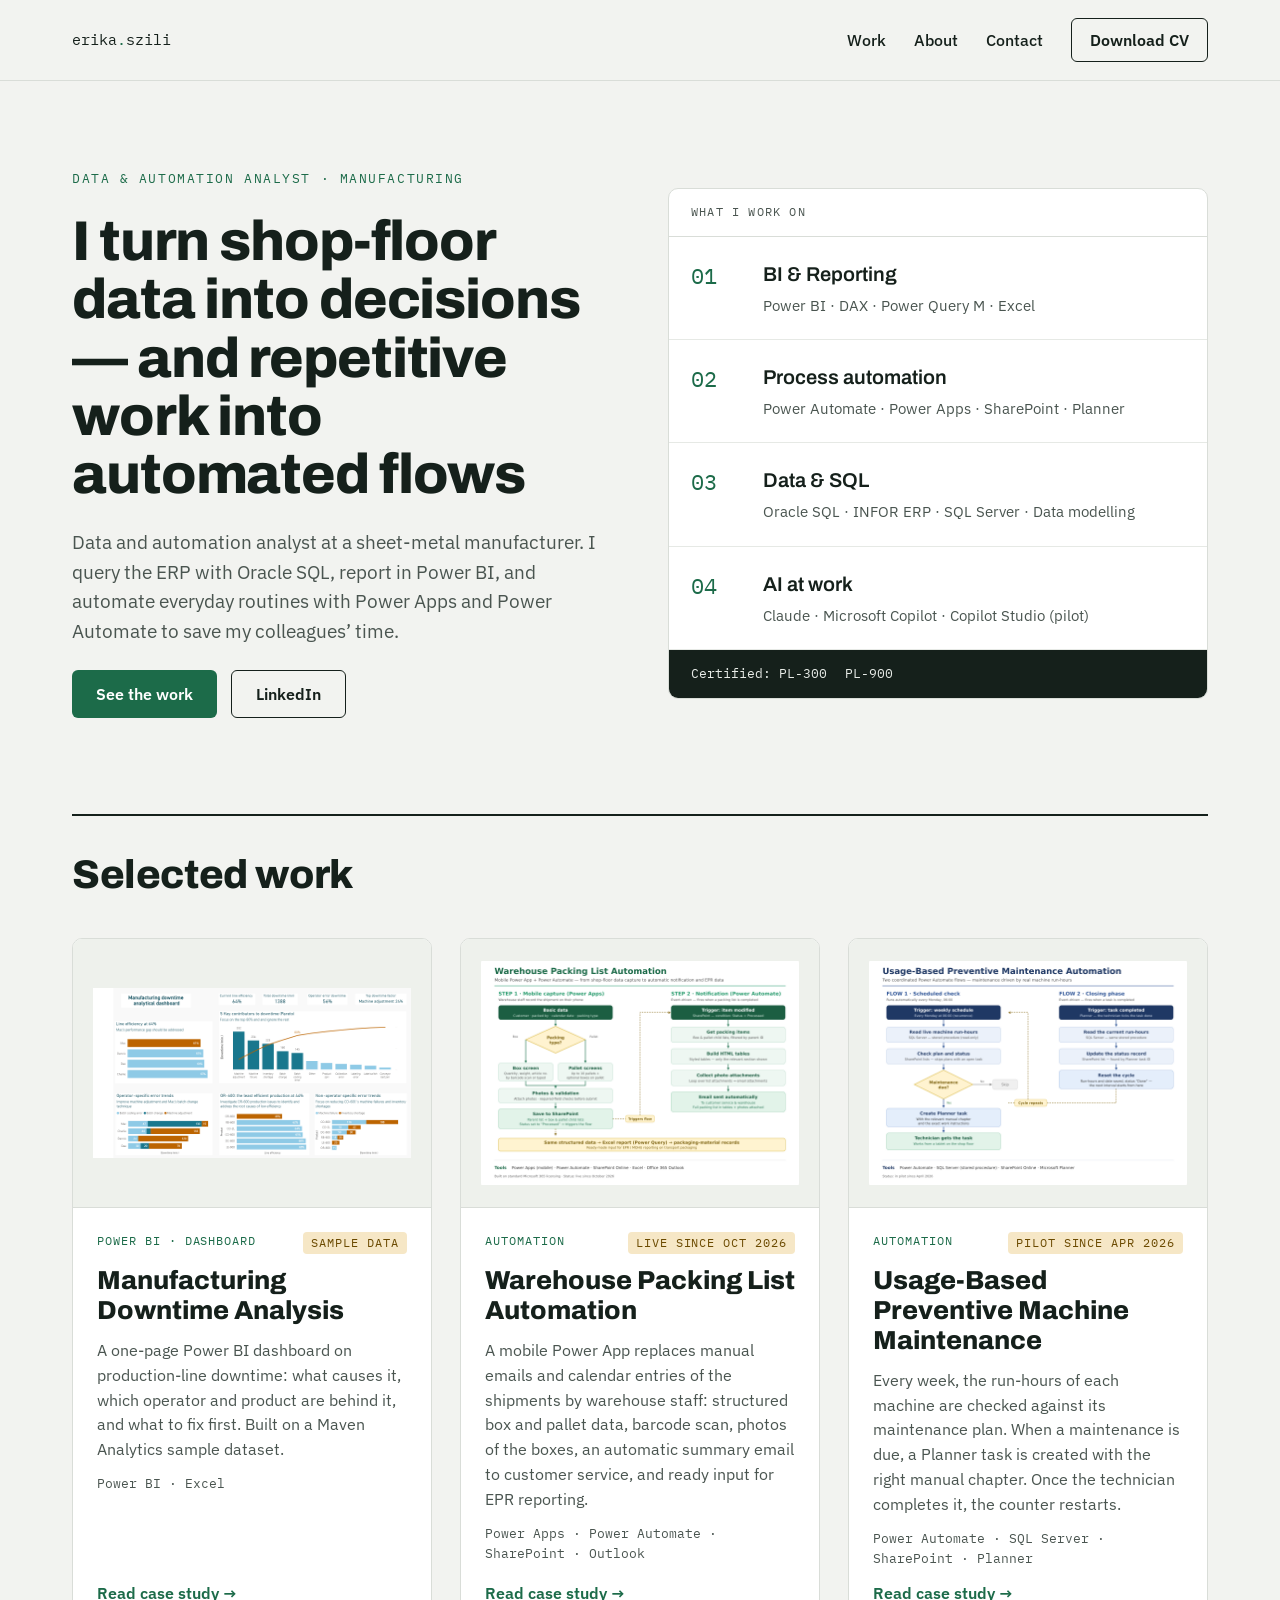
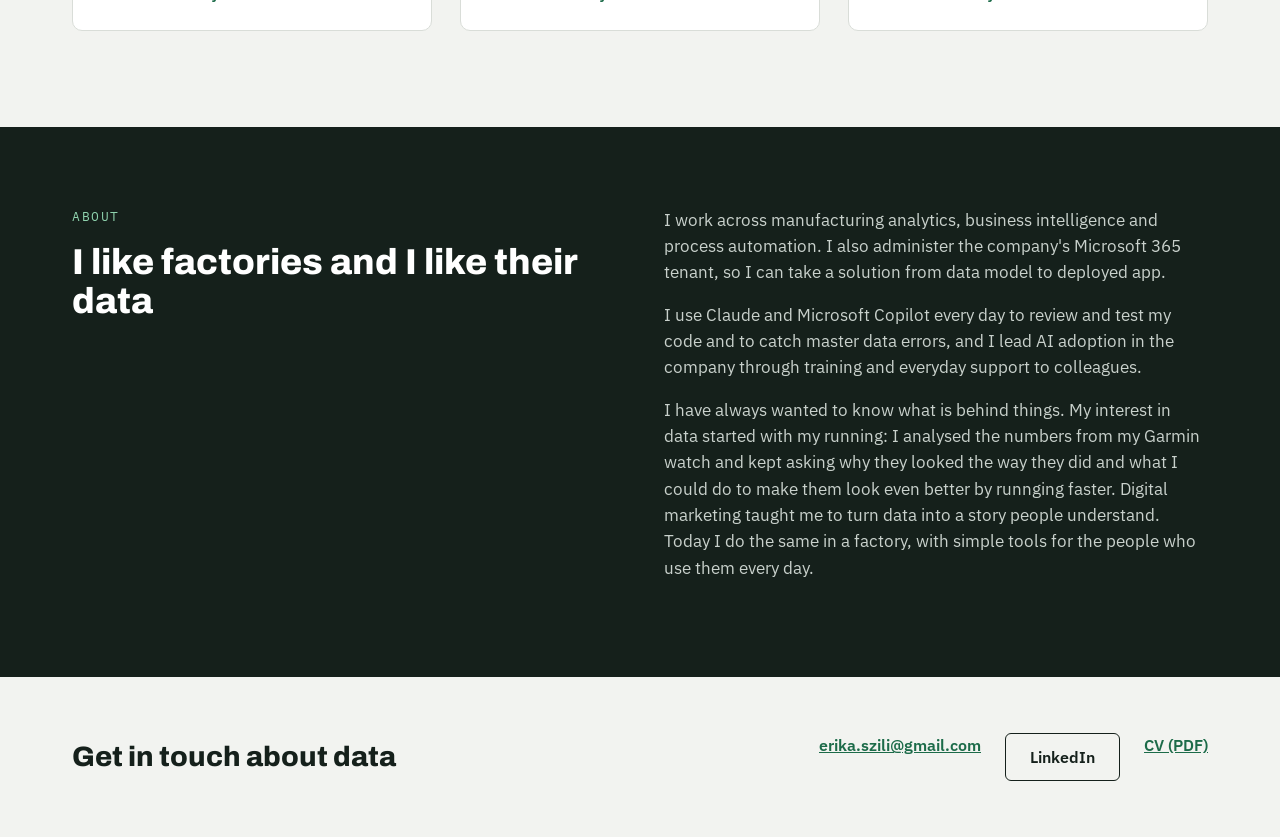
<file: index.html>
<!doctype html>
<html lang="en">
<head>
<meta charset="utf-8">
<meta name="viewport" content="width=device-width, initial-scale=1">
<title>Erika Szili – Data &amp; Automation Analyst</title>
<meta name="description" content="Data & Automation Analyst in manufacturing: Oracle SQL, Power BI, Power Apps and Power Automate, end to end.">
<link rel="preconnect" href="https://fonts.googleapis.com">
<link rel="preconnect" href="https://fonts.gstatic.com" crossorigin>
<link href="https://fonts.googleapis.com/css2?family=Archivo:wght@600;800&family=IBM+Plex+Mono:wght@500&family=IBM+Plex+Sans:wght@400;500;600&display=swap" rel="stylesheet">
<link rel="stylesheet" href="style.css">
</head>
<body>

<header class="top">
<div class="wrap">
<a href="#top" class="logo">erika<span>.</span>szili</a>
<nav aria-label="Main">
<a href="#work">Work</a>
<a href="#about">About</a>
<a href="#contact">Contact</a>
<a class="btn btn-ghost" style="min-height:44px;padding:0 18px" href="Erika_Szili_CV.pdf" target="_blank" >Download CV</a>
</nav>
</div>
</header>

<main id="top">
<div class="wrap">
<section class="hero">
<div class="stack">
<div class="eyebrow">Data &amp; Automation Analyst · Manufacturing</div>
<h1>I turn shop-floor data into decisions — and repetitive work into automated flows</h1>
<p class="lead">Data and automation analyst at a sheet-metal manufacturer. I query the ERP with Oracle SQL, report in Power BI, and automate everyday routines with Power Apps and Power Automate to save my colleagues’ time.</p>
<div class="row">
<a class="btn btn-primary" href="#work">See the work</a>
<a class="btn btn-ghost" href="https://www.linkedin.com/in/erikaszili/" target="_blank" rel="noopener">LinkedIn</a>
</div>
</div>

<div class="panel">
<div class="panel-head">What I work on</div>
<div class="skill"><div class="n">01</div><div><h3>BI &amp; Reporting</h3><p>Power BI · DAX · Power Query M · Excel</p></div></div>
<div class="skill"><div class="n">02</div><div><h3>Process automation</h3><p>Power Automate · Power Apps · SharePoint · Planner</p></div></div>
<div class="skill"><div class="n">03</div><div><h3>Data & SQL</h3><p>Oracle SQL · INFOR ERP · SQL Server · Data modelling</p></div></div>
  <div class="skill"><div class="n">04</div><div><h3>AI at work</h3><p>Claude · Microsoft Copilot · Copilot Studio (pilot)</p></div></div>
<div class="certs"><span>Certified: PL-300</span><span>PL-900</span></div>
</div>
</section>
</div>

<div class="wrap">
<section class="work" id="work">
<div class="work-head"><h2>Selected work</h2></div>
<div class="cards">

<a class="card" href="manufacturing-downtime.html">
<div class="thumb"><img src="assets/downtime-dashboard.png" alt="Power BI dashboard on production line downtime"></div>
<div class="body">
<div class="meta"><span class="cat">Power BI · Dashboard</span><span class="tag">Sample data</span></div>
<h3>Manufacturing Downtime Analysis</h3>
<p>A one-page Power BI dashboard on production-line downtime: what causes it, which operator and product are behind it, and what to fix first. Built on a Maven Analytics sample dataset.</p>
<div class="stackline">Power BI · Excel</div>
<div class="cta">Read case study →</div>
</div>
</a>

<a class="card" href="packing-list.html">
<div class="thumb"><img src="assets/packing-list-flow.png" alt="Flow diagram of the warehouse packing list automation"></div>
<div class="body">
<div class="meta"><span class="cat">Automation</span><span class="tag">Live since Oct 2026</span></div>
<h3>Warehouse Packing List Automation</h3>
<p>A mobile Power App replaces manual emails and calendar entries of the shipments by warehouse staff: structured box and pallet data, barcode scan, photos of the boxes, an automatic summary email to customer service, and ready input for EPR reporting.</p>
<div class="stackline">Power Apps · Power Automate · SharePoint · Outlook</div>
<div class="cta">Read case study →</div>
</div>
</a>

<a class="card" href="maintenance.html">
<div class="thumb"><img src="assets/maintenance-flow.png" alt="Flow diagram of the usage-based preventive machine maintenance automation"></div>
<div class="body">
<div class="meta"><span class="cat">Automation</span><span class="tag">Pilot since Apr 2026</span></div>
<h3>Usage-Based Preventive Machine Maintenance</h3>
<p>Every week, the run-hours of each machine are checked against its maintenance plan. When a maintenance is due, a Planner task is created with the right manual chapter. Once the technician completes it, the counter restarts.</p>
<div class="stackline">Power Automate · SQL Server · SharePoint · Planner</div>
<div class="cta">Read case study →</div>
</div>
</a>

</div>
</section>
</div>

<section class="about" id="about">
<div class="wrap">
<div>
<div class="eyebrow">About</div>
<h2>I like factories and I like their data</h2>
</div>
<div>
<p>I work across manufacturing analytics, business intelligence and process automation. I also administer the company's Microsoft 365 tenant, so I can take a solution from data model to deployed app. </p>
  <p>I use Claude and Microsoft Copilot every day to review and test my code and to catch master data errors, and I lead AI adoption in the company through training and everyday support to colleagues. </p>
<p>I have always wanted to know what is behind things. My interest in data started with my running: I analysed the numbers from my Garmin watch and kept asking why they looked the way they did and what I could do to make them look even better by runnging faster. Digital marketing taught me to turn data into a story people understand. Today I do the same in a factory, with simple tools for the people who use them every day.</p>
</div>
</div>
</section>
</main>

<footer class="contact" id="contact">
<div class="wrap">
<div class="big">Get in touch about data</div>
<div class="links">
<a href="mailto:erika.szili@gmail.com">erika.szili@gmail.com</a>
<a class="btn btn-ghost" href="https://www.linkedin.com/in/erikaszili/" target="_blank" rel="noopener">LinkedIn</a>
<a href="Erika_Szili_CV.pdf" target="_blank" rel="noopener">CV (PDF)</a>
</div>
</footer>

</body>
</html>
</file>
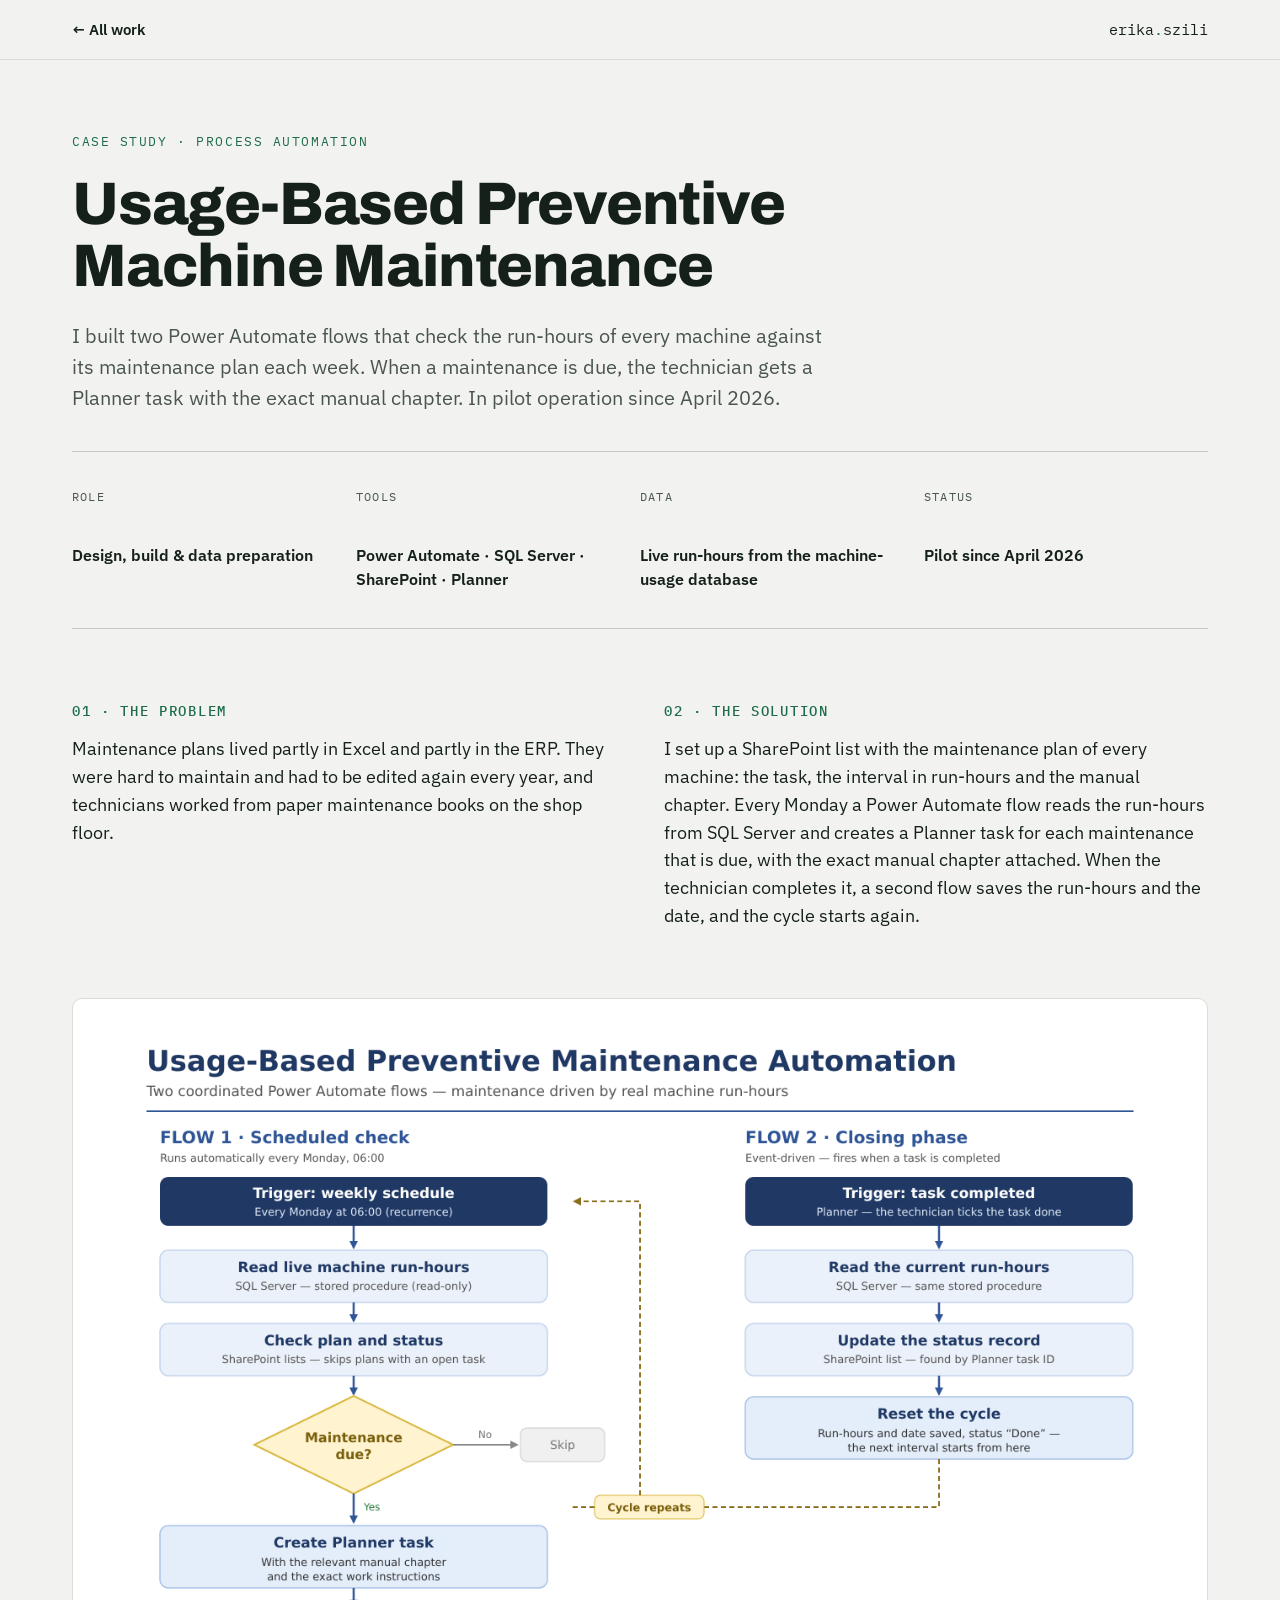
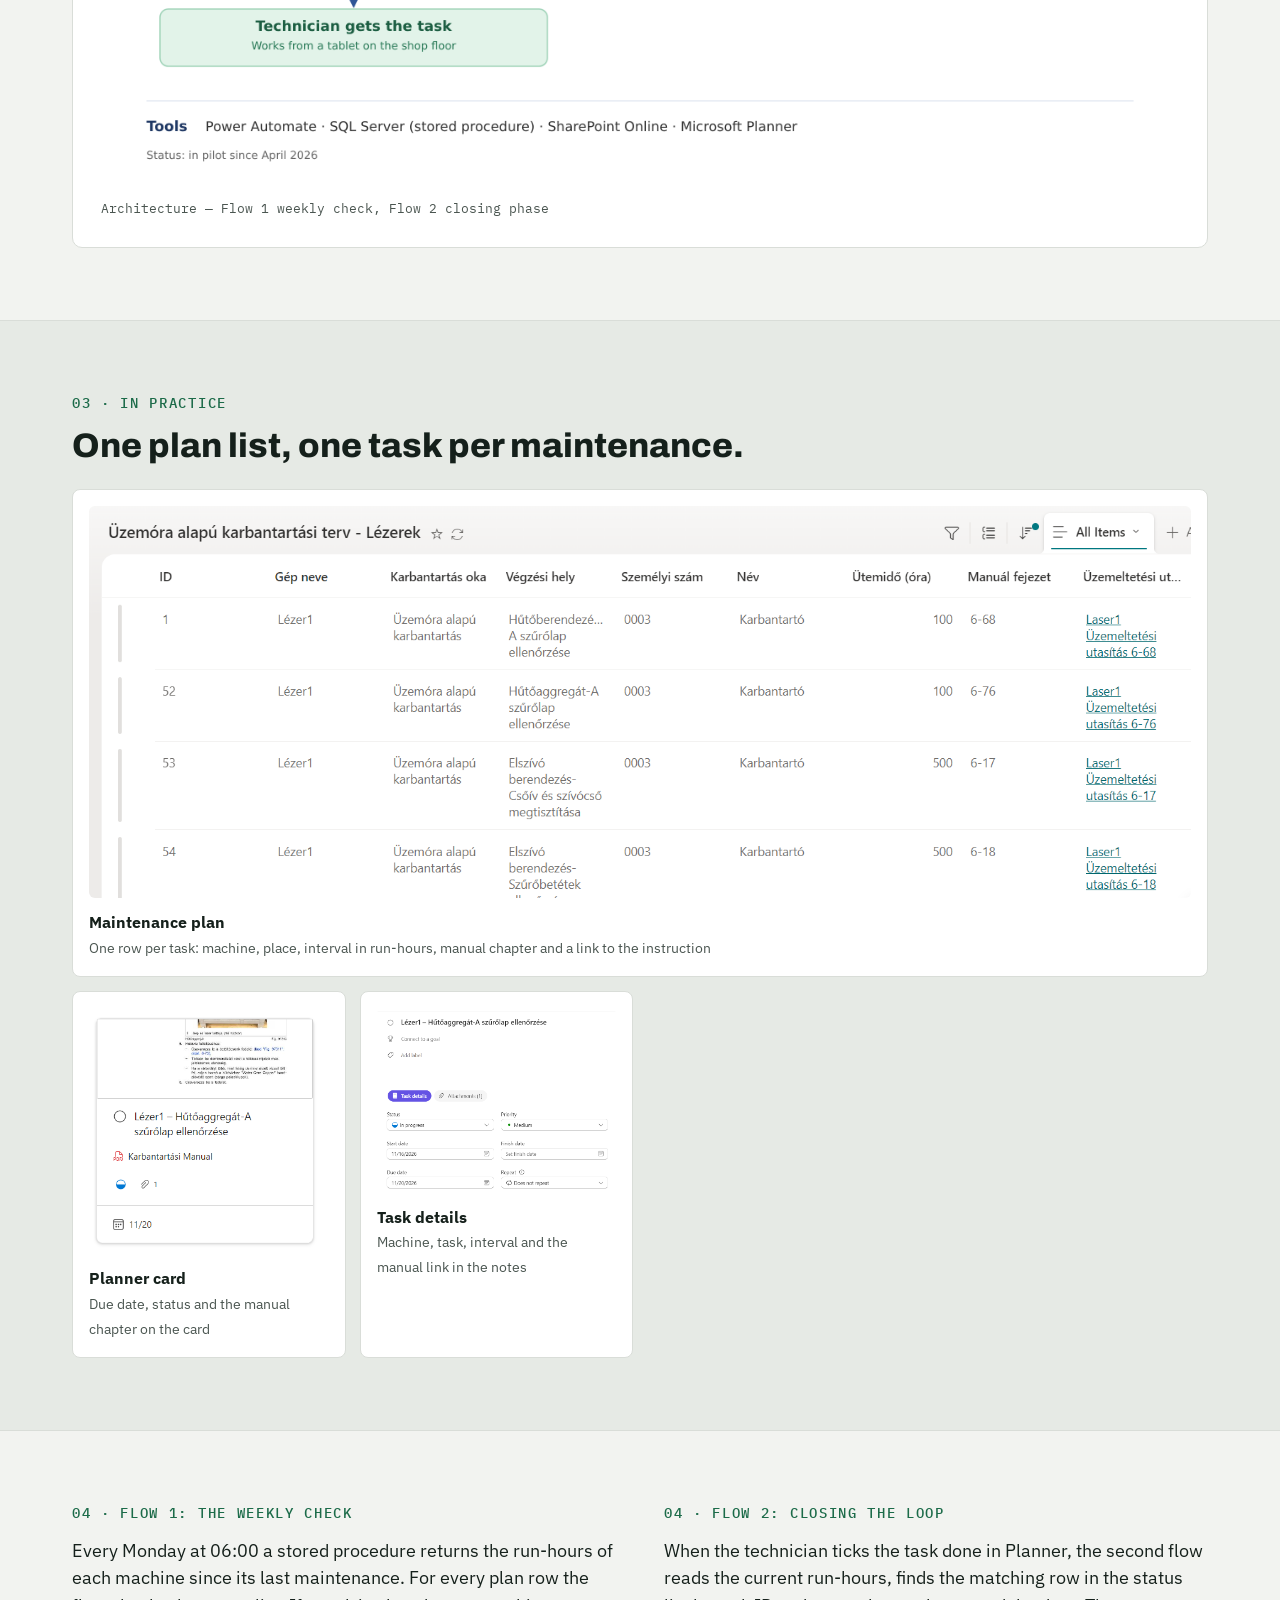
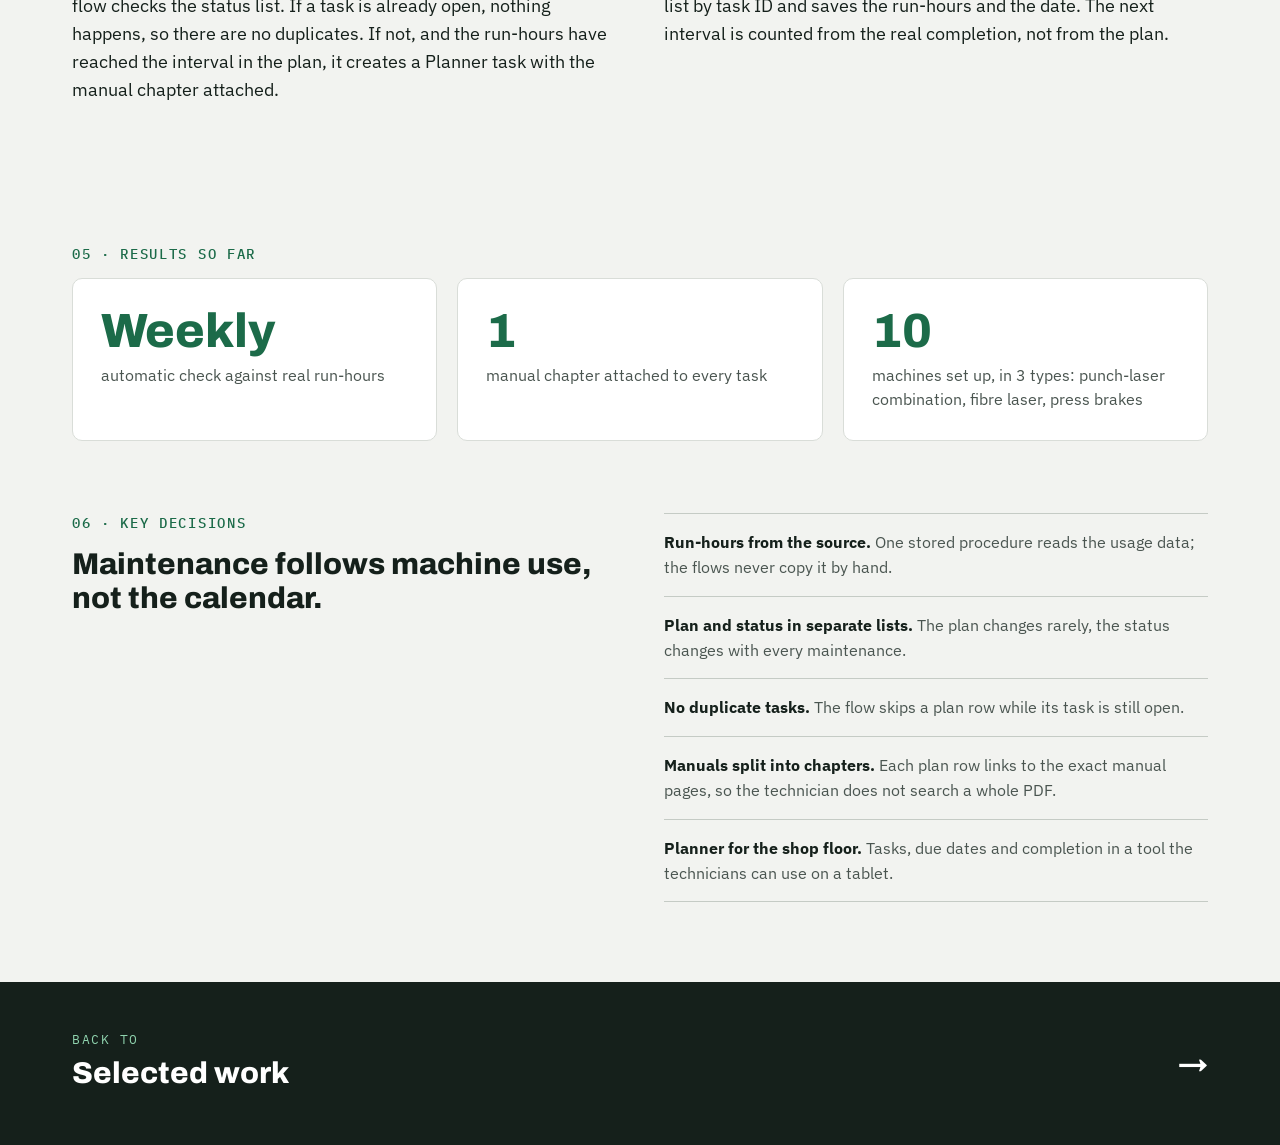
<file: maintenance.html>
<!doctype html>
<html lang="en">
<head>
<meta charset="utf-8">
<meta name="viewport" content="width=device-width, initial-scale=1">
<title>Usage-Based Preventive Machine Maintenance – Erika Szili</title>
<meta name="description" content="Case study: two Power Automate flows that create maintenance tasks from real machine run-hours, with the exact manual chapter attached, in pilot operation since April 2026.">
<link rel="preconnect" href="https://fonts.googleapis.com">
<link rel="preconnect" href="https://fonts.gstatic.com" crossorigin>
<link href="https://fonts.googleapis.com/css2?family=Archivo:wght@600;800&family=IBM+Plex+Mono:wght@500&family=IBM+Plex+Sans:wght@400;500;600&display=swap" rel="stylesheet">
<link rel="stylesheet" href="style.css">
</head>
<body>

<header class="top">
<div class="wrap">
<a href="index.html#work" class="logo" style="font-family:'IBM Plex Sans',sans-serif;font-weight:600">← All work</a>
<a href="index.html" class="logo">erika<span>.</span>szili</a>
</div>
</header>

<main>
<div class="wrap">
<section class="cs-hero">
<div class="eyebrow">Case study · Process automation</div>
<h1>Usage-Based Preventive Machine Maintenance</h1>
<p class="lead">I built two Power Automate flows that check the run-hours of every machine against its maintenance plan each week. When a maintenance is due, the technician gets a Planner task with the exact manual chapter. In pilot operation since April 2026.</p>
<div class="facts">
<div><div class="k">Role</div><div class="v">Design, build &amp; data preparation</div></div>
<div><div class="k">Tools</div><div class="v">Power Automate · SQL Server · SharePoint · Planner</div></div>
<div><div class="k">Data</div><div class="v">Live run-hours from the machine-usage database</div></div>
<div><div class="k">Status</div><div class="v">Pilot since April 2026</div></div>
</div>
</section>

<section class="two">
<div>
<h2 class="label">01 · The problem</h2>
<p class="big">Maintenance plans lived partly in Excel and partly in the ERP. They were hard to maintain and had to be edited again every year, and technicians worked from paper maintenance books on the shop floor.</p>
</div>
<div>
<h2 class="label">02 · The solution</h2>
<p class="big">I set up a SharePoint list with the maintenance plan of every machine: the task, the interval in run-hours and the manual chapter. Every Monday a Power Automate flow reads the run-hours from SQL Server and creates a Planner task for each maintenance that is due, with the exact manual chapter attached. When the technician completes it, a second flow saves the run-hours and the date, and the cycle starts again.</p>
</div>
</section>

<figure class="diagram">
<img src="assets/maintenance-flow.png" alt="Two flows: a weekly scheduled check that creates Planner tasks, and a closing flow that records the completed maintenance">
<figcaption>Architecture — Flow 1 weekly check, Flow 2 closing phase</figcaption>
</figure>
</div>

<section class="screens">
<div class="wrap">
<h2 class="label">03 · In practice</h2>
<p class="big">One plan list, one task per maintenance.</p>
<div class="grid4">
<div style="grid-column:1/-1"><img src="assets/app-plan.png" alt="SharePoint maintenance plan list with machine, task, interval in run-hours and manual chapter" loading="lazy" style="width:100%;display:block;border-radius:6px;margin-bottom:12px"><b>Maintenance plan</b><span>One row per task: machine, place, interval in run-hours, manual chapter and a link to the instruction</span></div>
<div><img src="assets/app-card.png" alt="Planner card with the manual chapter attached" loading="lazy" style="width:100%;display:block;border-radius:6px;margin-bottom:12px"><b>Planner card</b><span>Due date, status and the manual chapter on the card</span></div>
<div><img src="assets/app-task.png" alt="Planner task details" loading="lazy" style="width:100%;display:block;border-radius:6px;margin-bottom:12px"><b>Task details</b><span>Machine, task, interval and the manual link in the notes</span></div>
</div>
</div>
</section>

<div class="wrap">
<section class="two" style="padding-top:72px">
<div>
<h2 class="label">04 · Flow 1: the weekly check</h2>
<p class="big">Every Monday at 06:00 a stored procedure returns the run-hours of each machine since its last maintenance. For every plan row the flow checks the status list. If a task is already open, nothing happens, so there are no duplicates. If not, and the run-hours have reached the interval in the plan, it creates a Planner task with the manual chapter attached.</p>
</div>
<div>
<h2 class="label">04 · Flow 2: closing the loop</h2>
<p class="big">When the technician ticks the task done in Planner, the second flow reads the current run-hours, finds the matching row in the status list by task ID and saves the run-hours and the date. The next interval is counted from the real completion, not from the plan.</p>
</div>
</section>

<section class="results">
<h2 class="label">05 · Results so far</h2>
<div class="stats">
<div class="stat"><div class="num">Weekly</div><div>automatic check against real run-hours</div></div>
<div class="stat"><div class="num">1</div><div>manual chapter attached to every task</div></div>
<div class="stat"><div class="num">10</div><div>machines set up, in 3 types: punch-laser combination, fibre laser, press brakes</div></div>
</div>
</section>

<section class="decisions">
<div>
<h2 class="label">06 · Key decisions</h2>
<div class="big">Maintenance follows machine use, not the calendar.</div>
</div>
<ul>
<li><b>Run-hours from the source.</b> <span>One stored procedure reads the usage data; the flows never copy it by hand.</span></li>
<li><b>Plan and status in separate lists.</b> <span>The plan changes rarely, the status changes with every maintenance.</span></li>
<li><b>No duplicate tasks.</b> <span>The flow skips a plan row while its task is still open.</span></li>
<li><b>Manuals split into chapters.</b> <span>Each plan row links to the exact manual pages, so the technician does not search a whole PDF.</span></li>
<li><b>Planner for the shop floor.</b> <span>Tasks, due dates and completion in a tool the technicians can use on a tablet.</span></li>
</ul>
</section>
</div>
</main>

<a class="next" href="index.html#work">
<div class="wrap">
<div><div class="eyebrow">Back to</div><div class="t">Selected work</div></div>
<div class="t">→</div>
</div>
</a>

</body>
</html>
</file>
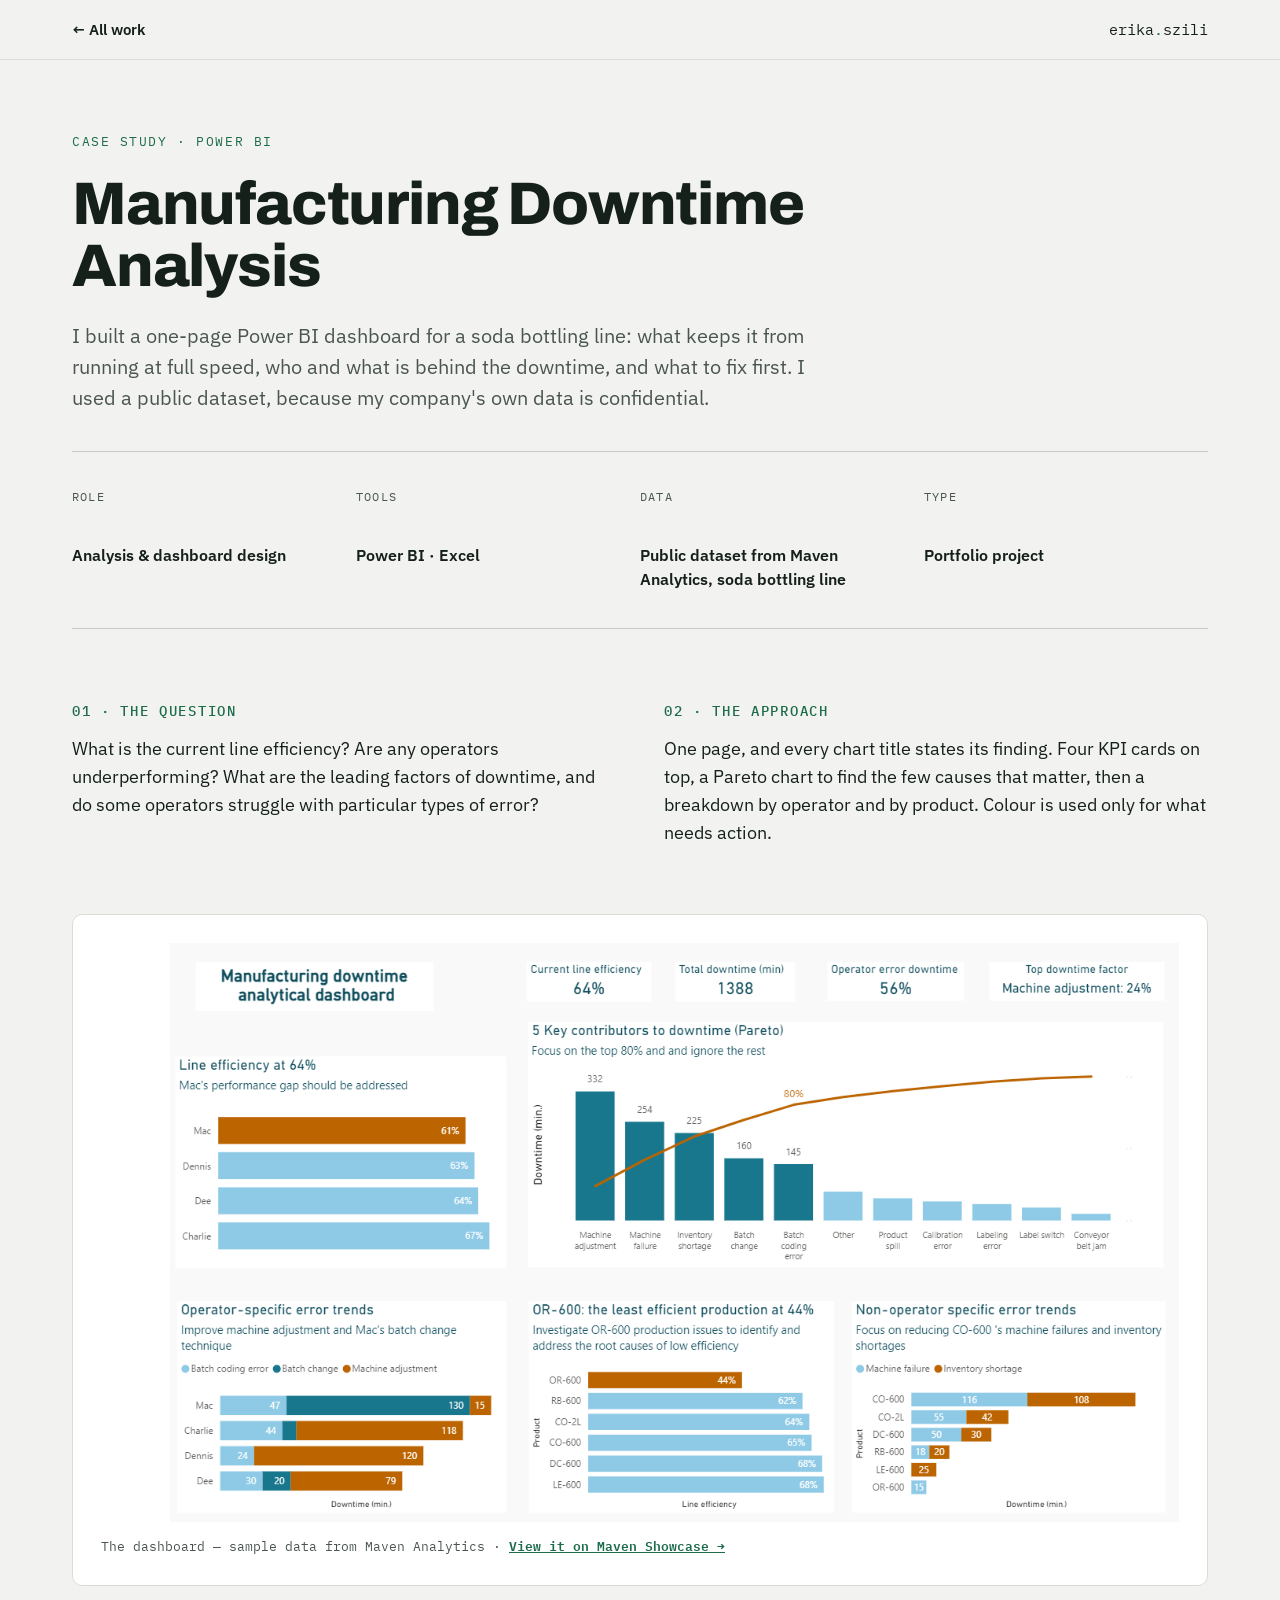
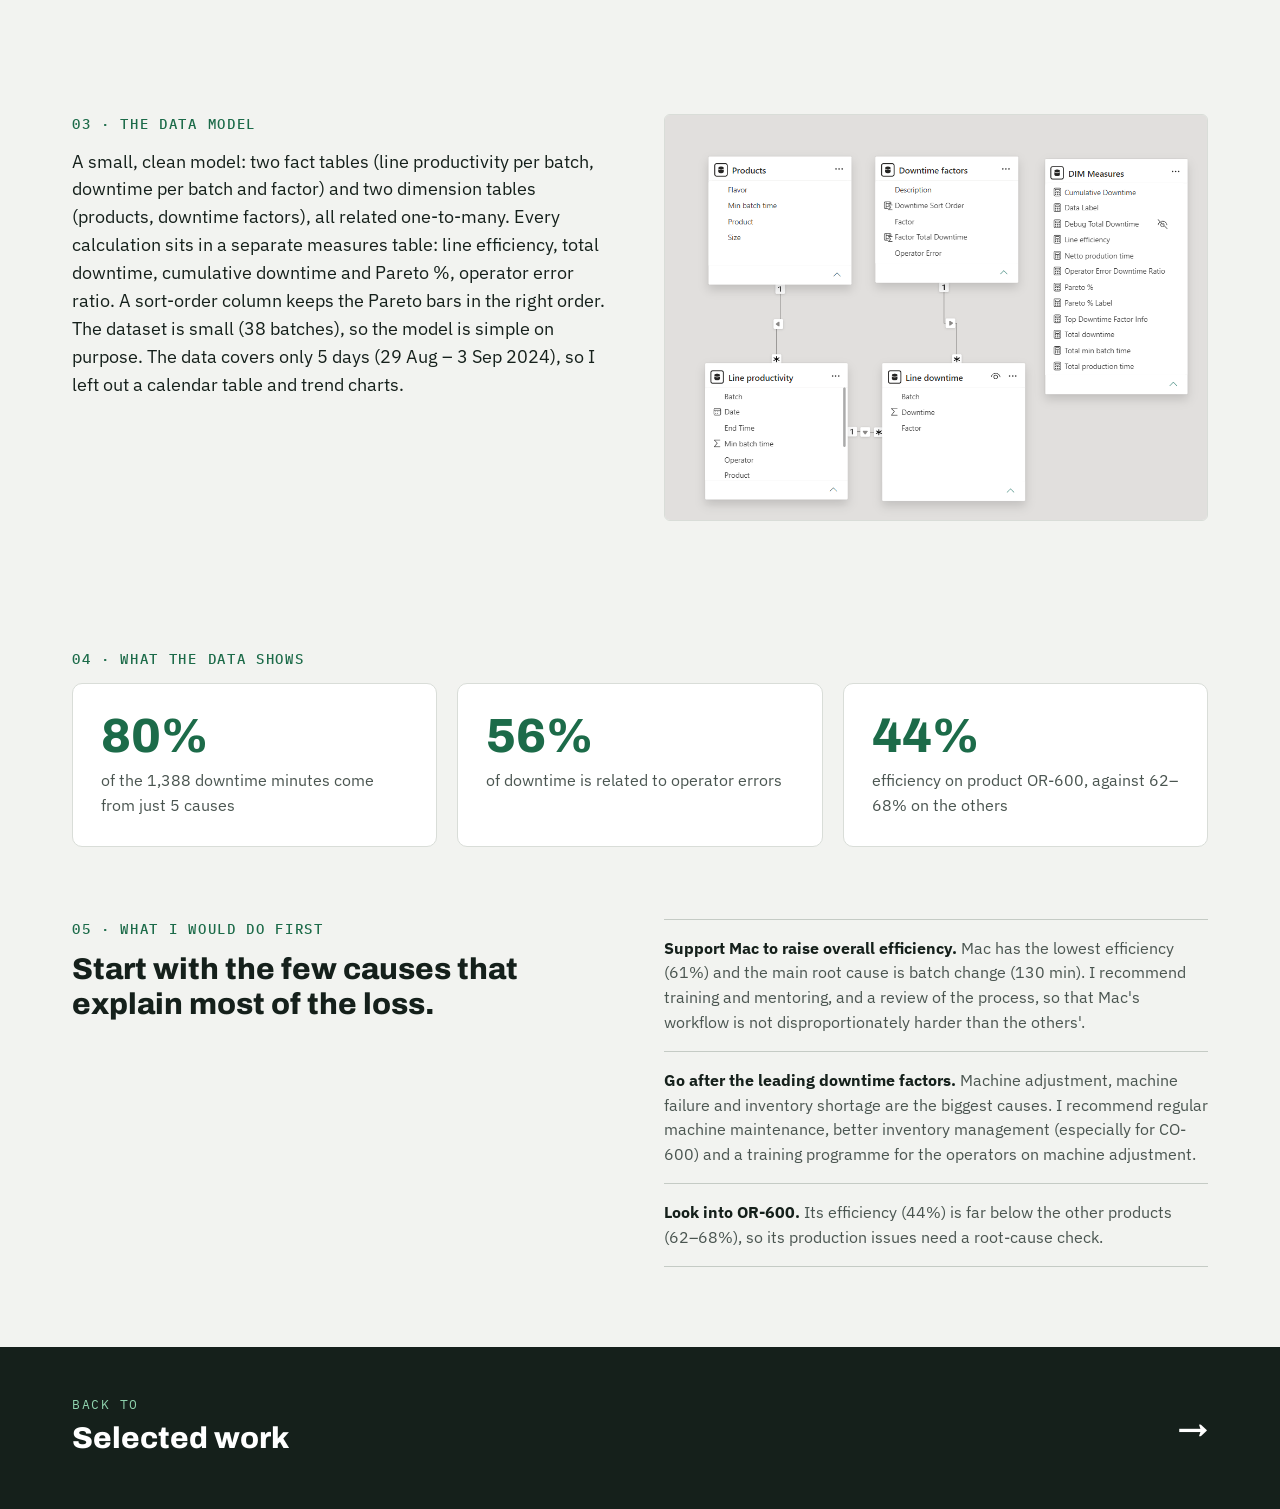
<file: manufacturing-downtime.html>
<!doctype html>
<html lang="en">
<head>
<meta charset="utf-8">
<meta name="viewport" content="width=device-width, initial-scale=1">
<title>Manufacturing Downtime Analysis – Erika Szili</title>
<meta name="description" content="Case study: a one-page Power BI dashboard on production-line downtime, built on a Maven Analytics sample dataset. Where the downtime comes from and what to fix first.">
<link rel="preconnect" href="https://fonts.googleapis.com">
<link rel="preconnect" href="https://fonts.gstatic.com" crossorigin>
<link href="https://fonts.googleapis.com/css2?family=Archivo:wght@600;800&family=IBM+Plex+Mono:wght@500&family=IBM+Plex+Sans:wght@400;500;600&display=swap" rel="stylesheet">
<link rel="stylesheet" href="style.css">
</head>
<body>

<header class="top">
<div class="wrap">
<a href="index.html#work" class="logo" style="font-family:'IBM Plex Sans',sans-serif;font-weight:600">← All work</a>
<a href="index.html" class="logo">erika<span>.</span>szili</a>
</div>
</header>

<main>
<div class="wrap">
<section class="cs-hero">
<div class="eyebrow">Case study · Power BI</div>
<h1>Manufacturing Downtime Analysis</h1>
<p class="lead">I built a one-page Power BI dashboard for a soda bottling line: what keeps it from running at full speed, who and what is behind the downtime, and what to fix first. I used a public dataset, because my company's own data is confidential.</p>
<div class="facts">
<div><div class="k">Role</div><div class="v">Analysis &amp; dashboard design</div></div>
<div><div class="k">Tools</div><div class="v">Power BI · Excel</div></div>
<div><div class="k">Data</div><div class="v">Public dataset from Maven Analytics, soda bottling line</div></div>
<div><div class="k">Type</div><div class="v">Portfolio project</div></div>
</div>
</section>

<section class="two">
<div>
<h2 class="label">01 · The question</h2>
<p class="big">What is the current line efficiency? Are any operators underperforming? What are the leading factors of downtime, and do some operators struggle with particular types of error?</p>
</div>
<div>
<h2 class="label">02 · The approach</h2>
<p class="big">One page, and every chart title states its finding. Four KPI cards on top, a Pareto chart to find the few causes that matter, then a breakdown by operator and by product. Colour is used only for what needs action.</p>
</div>
</section>

<figure class="diagram">
<img src="assets/downtime-dashboard.png" alt="Power BI dashboard: line efficiency by operator, Pareto chart of downtime causes, operator and product breakdowns">
<figcaption>The dashboard — sample data from Maven Analytics · <a href="https://mavenshowcase.com/project/23945" target="_blank" rel="noopener" style="color:var(--accent);font-weight:600">View it on Maven Showcase →</a></figcaption>
</figure>

<section class="two" style="padding-top:56px">
<div>
<h2 class="label">03 · The data model</h2>
<p class="big">A small, clean model: two fact tables (line productivity per batch, downtime per batch and factor) and two dimension tables (products, downtime factors), all related one-to-many. Every calculation sits in a separate measures table: line efficiency, total downtime, cumulative downtime and Pareto %, operator error ratio. A sort-order column keeps the Pareto bars in the right order. The dataset is small (38 batches), so the model is simple on purpose. The data covers only 5 days (29 Aug – 3 Sep 2024), so I left out a calendar table and trend charts.</p>
</div>
<div>
<img src="assets/downtime-model.png" alt="Power BI data model with four related tables and a measures table" loading="lazy" style="width:100%;display:block;border-radius:6px;border:1px solid var(--line)">
</div>
</section>

<section class="results">
<h2 class="label">04 · What the data shows</h2>
<div class="stats">
<div class="stat"><div class="num">80%</div><div>of the 1,388 downtime minutes come from just 5 causes</div></div>
<div class="stat"><div class="num">56%</div><div>of downtime is related to operator errors</div></div>
<div class="stat"><div class="num">44%</div><div>efficiency on product OR-600, against 62–68% on the others</div></div>
</div>
</section>

<section class="decisions">
<div>
<h2 class="label">05 · What I would do first</h2>
<div class="big">Start with the few causes that explain most of the loss.</div>
</div>
<ul>
<li><b>Support Mac to raise overall efficiency.</b> <span>Mac has the lowest efficiency (61%) and the main root cause is batch change (130 min). I recommend training and mentoring, and a review of the process, so that Mac's workflow is not disproportionately harder than the others'.</span></li>
<li><b>Go after the leading downtime factors.</b> <span>Machine adjustment, machine failure and inventory shortage are the biggest causes. I recommend regular machine maintenance, better inventory management (especially for CO-600) and a training programme for the operators on machine adjustment.</span></li>
<li><b>Look into OR-600.</b> <span>Its efficiency (44%) is far below the other products (62–68%), so its production issues need a root-cause check.</span></li>
</ul>
</section>
</div>
</main>


<a class="next" href="index.html#work">
<div class="wrap">
<div><div class="eyebrow">Back to</div><div class="t">Selected work</div></div>
<div class="t">→</div>
</div>
</a>

</body>
</html>
</file>
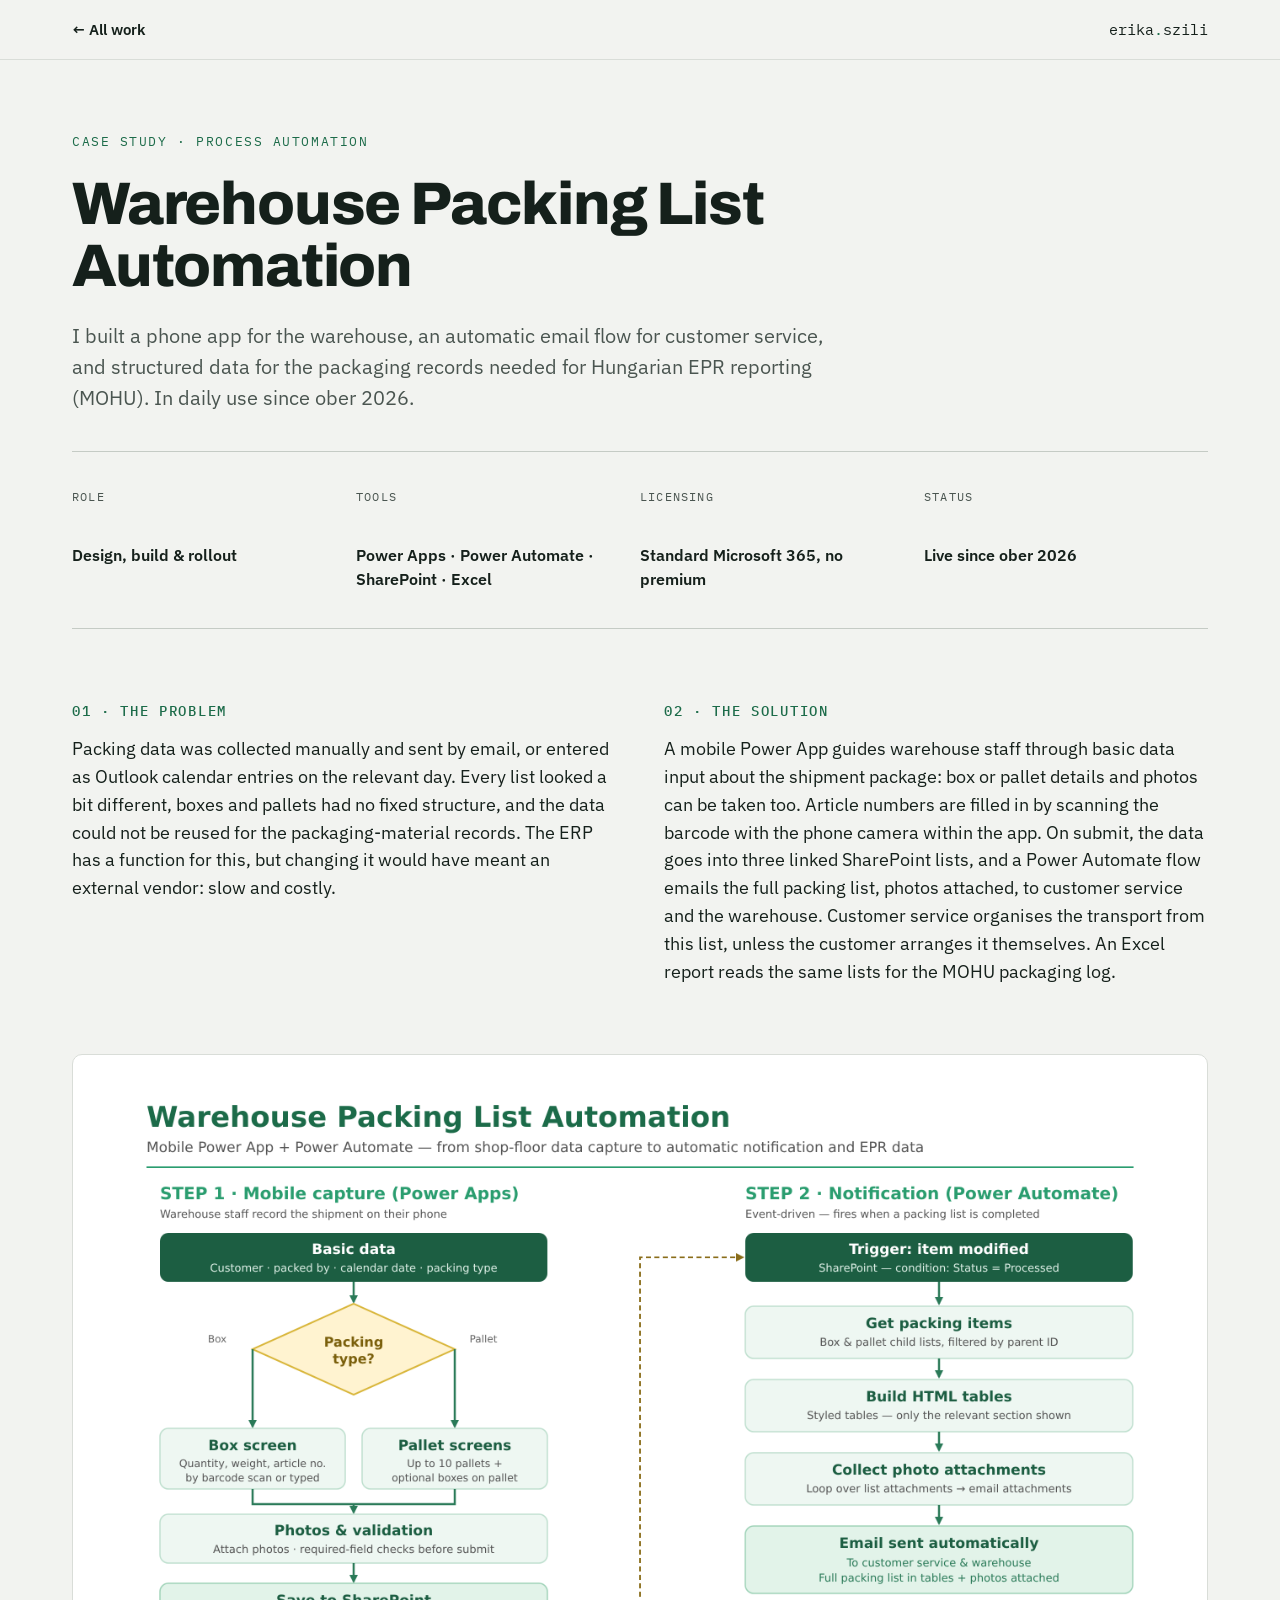
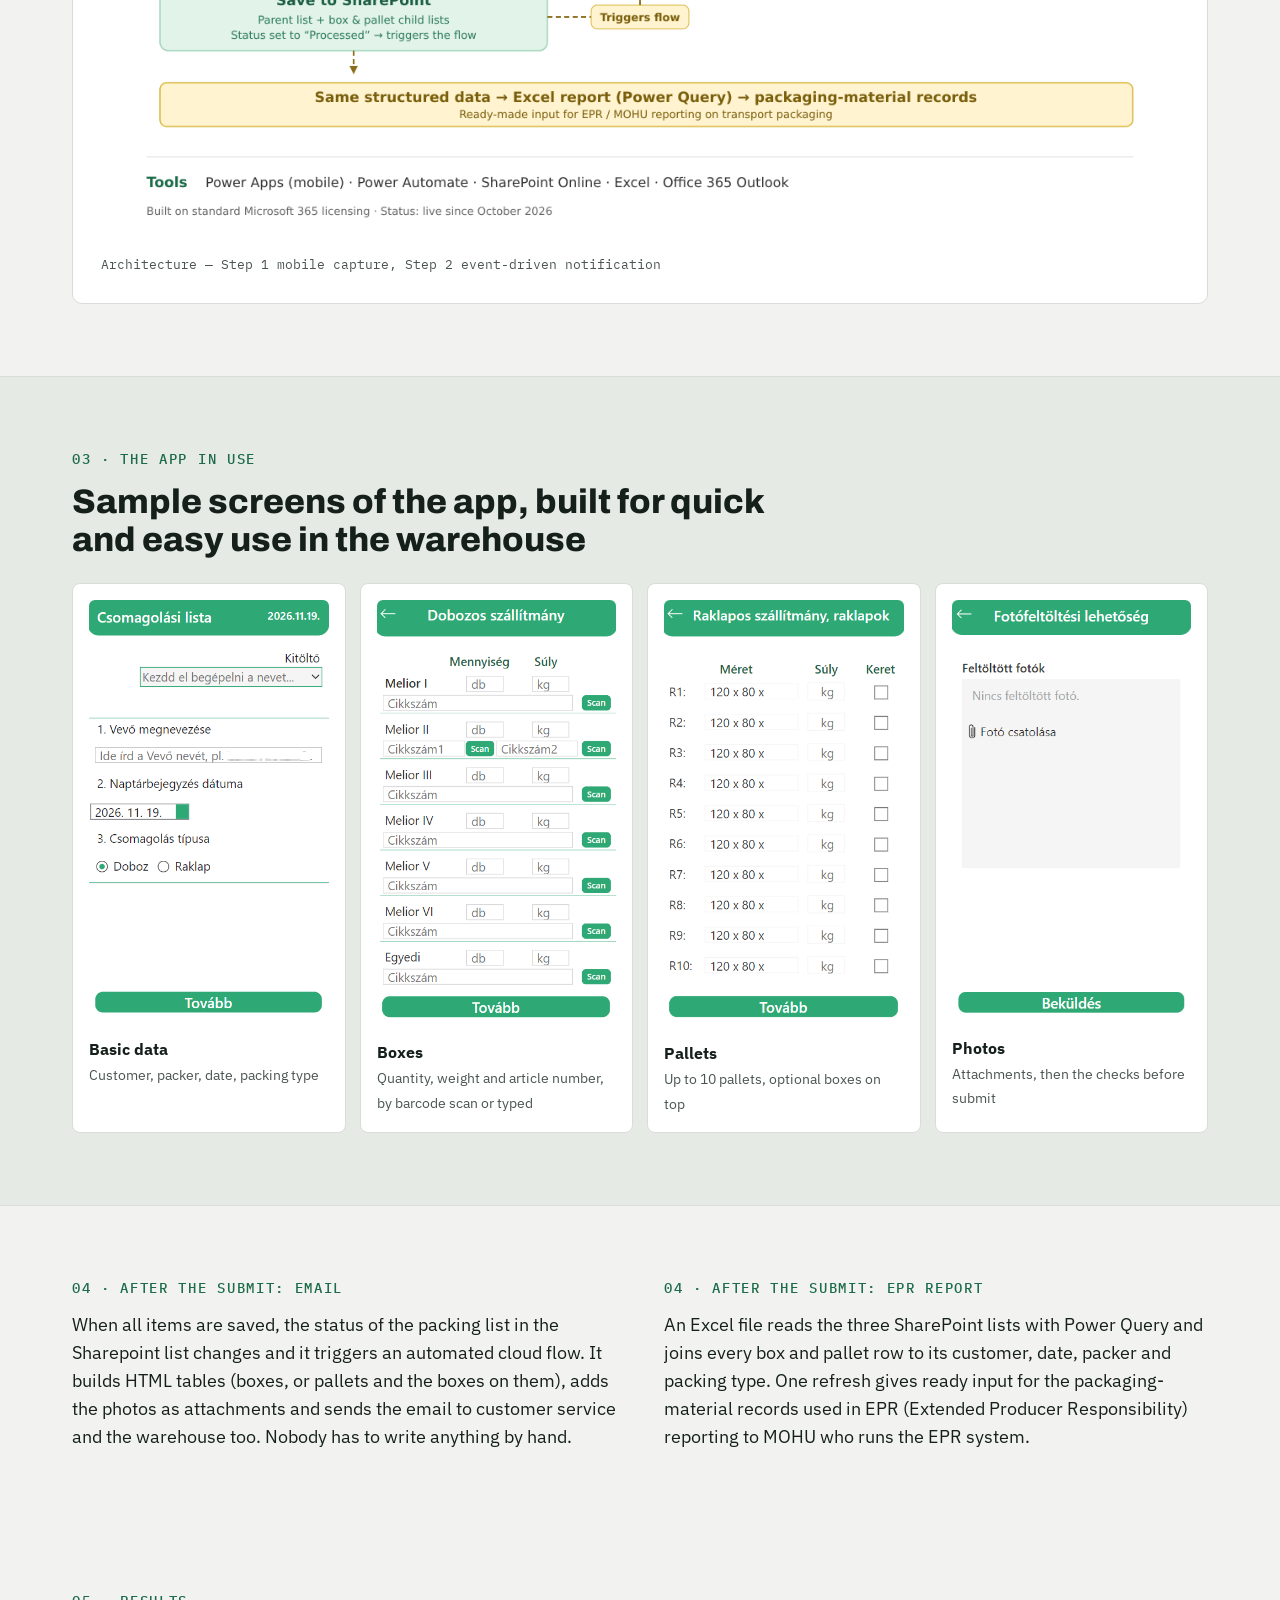
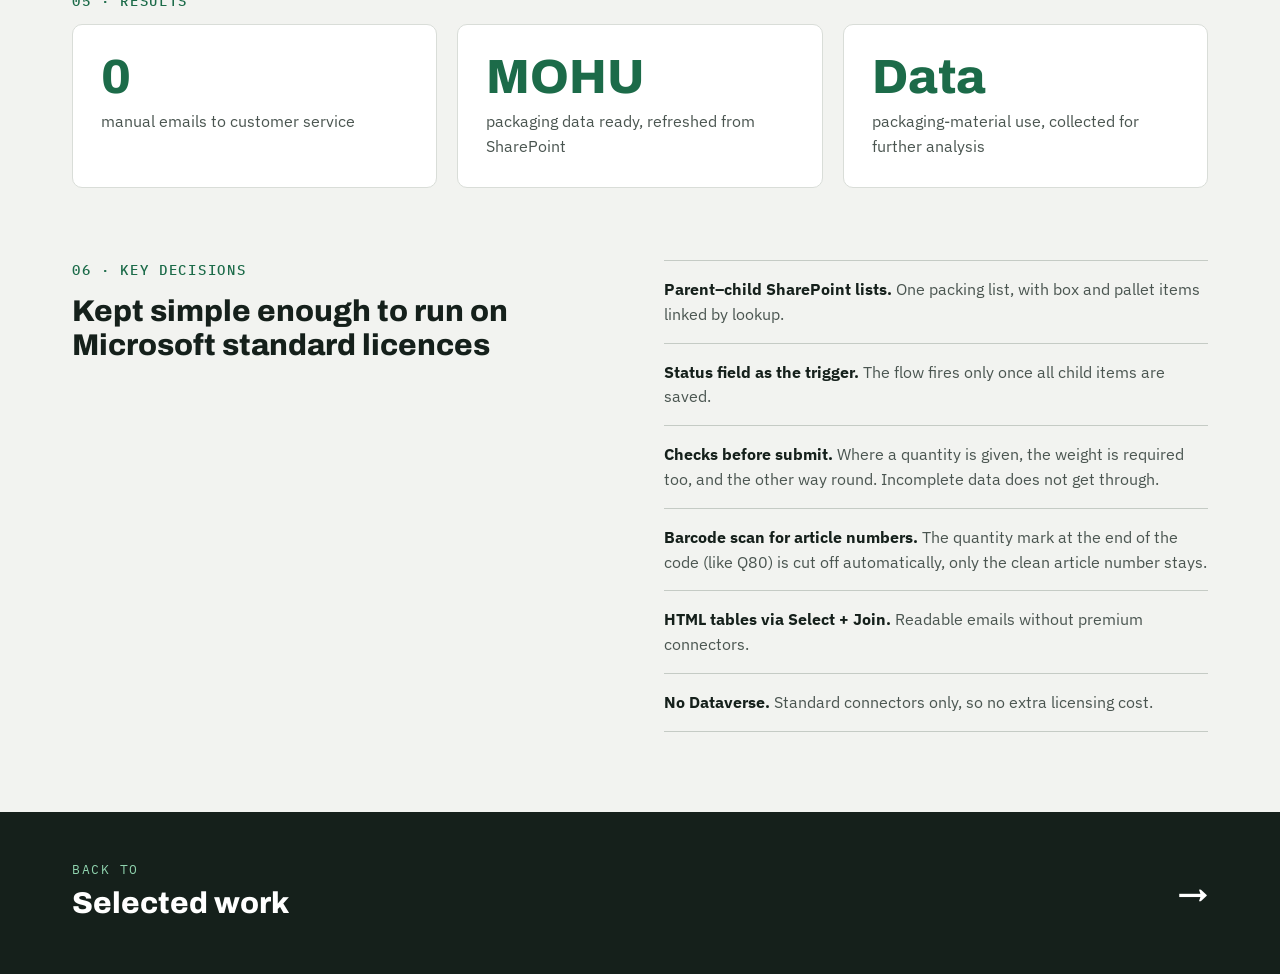
<file: packing-list.html>
<!doctype html>
<html lang="en">
<head>
<meta charset="utf-8">
<meta name="viewport" content="width=device-width, initial-scale=1">
<title>Warehouse Packing List Automation – Erika Szili</title>
<meta name="description" content="Case study: a mobile Power App, a Power Automate flow and an Excel report for warehouse packing lists, in daily use since October 2026, built on standard Microsoft 365 licences.">
<link rel="preconnect" href="https://fonts.googleapis.com">
<link rel="preconnect" href="https://fonts.gstatic.com" crossorigin>
<link href="https://fonts.googleapis.com/css2?family=Archivo:wght@600;800&family=IBM+Plex+Mono:wght@500&family=IBM+Plex+Sans:wght@400;500;600&display=swap" rel="stylesheet">
<link rel="stylesheet" href="style.css">
</head>
<body>

<header class="top">
<div class="wrap">
<a href="index.html#work" class="logo" style="font-family:'IBM Plex Sans',sans-serif;font-weight:600">← All work</a>
<a href="index.html" class="logo">erika<span>.</span>szili</a>
</div>
</header>

<main>
<div class="wrap">
<section class="cs-hero">
<div class="eyebrow">Case study · Process automation</div>
<h1>Warehouse Packing List Automation</h1>
<p class="lead">I built a phone app for the warehouse, an automatic email flow for customer service, and structured data for the packaging records needed for Hungarian EPR reporting (MOHU). In daily use since ober 2026.</p>
<div class="facts">
<div><div class="k">Role</div><div class="v">Design, build &amp; rollout</div></div>
<div><div class="k">Tools</div><div class="v">Power Apps · Power Automate · SharePoint · Excel</div></div>
<div><div class="k">Licensing</div><div class="v">Standard Microsoft 365, no premium</div></div>
<div><div class="k">Status</div><div class="v">Live since ober 2026</div></div>
</div>
</section>

<section class="two">
<div>
<h2 class="label">01 · The problem</h2>
<p class="big">Packing data was collected manually and sent by email, or entered as Outlook calendar entries on the relevant day. Every list looked a bit different, boxes and pallets had no fixed structure, and the data could not be reused for the packaging-material records. The ERP has a function for this, but changing it would have meant an external vendor: slow and costly.</p>
</div>
<div>
<h2 class="label">02 · The solution</h2>
<p class="big"><p class="big">A mobile Power App guides warehouse staff through basic data input about the shipment package: box or pallet details and photos can be taken too. Article numbers are filled in by scanning the barcode with the phone camera within the app. On submit, the data goes into three linked SharePoint lists, and a Power Automate flow emails the full packing list, photos attached, to customer service and the warehouse. Customer service organises the transport from this list, unless the customer arranges it themselves. An Excel report reads the same lists for the MOHU packaging log.</p></p>
</div>
</section>

<figure class="diagram">
<img src="assets/packing-list-flow.png" alt="Two-step flow: mobile capture in Power Apps, then notification in Power Automate">
<figcaption>Architecture — Step 1 mobile capture, Step 2 event-driven notification</figcaption>
</figure>
</div>

<section class="screens">
<div class="wrap">
<h2 class="label">03 · The app in use</h2>
<p class="big">Sample screens of the app, built for quick and easy use in the warehouse</p>
<div class="grid4">
<div><img src="assets/app-1-basic.png" alt="Basic data screen of the packing list app" loading="lazy" style="width:100%;display:block;border-radius:6px;margin-bottom:12px"><b>Basic data</b><span>Customer, packer, date, packing type</span></div>
<div><img src="assets/app-2-boxes.png" alt="Boxes screen of the packing list app" loading="lazy" style="width:100%;display:block;border-radius:6px;margin-bottom:12px"><b>Boxes</b><span>Quantity, weight and article number, by barcode scan or typed</span></div>
<div><img src="assets/app-3-pallets.png" alt="Pallets screen of the packing list app" loading="lazy" style="width:100%;display:block;border-radius:6px;margin-bottom:12px"><b>Pallets</b><span>Up to 10 pallets, optional boxes on top</span></div>
<div><img src="assets/app-4-photos.png" alt="Photo upload screen of the packing list app" loading="lazy" style="width:100%;display:block;border-radius:6px;margin-bottom:12px"><b>Photos</b><span>Attachments, then the checks before submit</span></div>
</div>
</div>
</section>

<div class="wrap">
<section class="two" style="padding-top:72px">
<div>
<h2 class="label">04 · After the submit: email</h2>
<p class="big">When all items are saved, the status of the packing list in the Sharepoint list changes and it triggers an automated cloud flow. It builds HTML tables (boxes, or pallets and the boxes on them), adds the photos as attachments and sends the email to customer service and the warehouse too. Nobody has to write anything by hand.</p>
</div>
<div>
<h2 class="label">04 · After the submit: EPR report</h2>
<p class="big">An Excel file reads the three SharePoint lists with Power Query and joins every box and pallet row to its customer, date, packer and packing type. One refresh gives ready input for the packaging-material records used in EPR (Extended Producer Responsibility) reporting to MOHU who runs the EPR system.</p>
</div>
</section>

<section class="results">
<h2 class="label">05 · Results</h2>
<div class="stats">
<div class="stat"><div class="num">0</div><div>manual emails to customer service</div></div>
<div class="stat"><div class="num">MOHU</div><div>packaging data ready, refreshed from SharePoint</div></div>
<div class="stat"><div class="num">Data</div><div>packaging-material use, collected for further analysis</div></div>
</div>
</section>

<section class="decisions">
<div>
<h2 class="label">06 · Key decisions</h2>
<div class="big">Kept simple enough to run on Microsoft standard licences</div>
</div>
<ul>
<li><b>Parent–child SharePoint lists.</b> <span>One packing list, with box and pallet items linked by lookup.</span></li>
<li><b>Status field as the trigger.</b> <span>The flow fires only once all child items are saved.</span></li>
<li><b>Checks before submit.</b> <span>Where a quantity is given, the weight is required too, and the other way round. Incomplete data does not get through.</span></li>
<li><b>Barcode scan for article numbers.</b> <span>The quantity mark at the end of the code (like Q80) is cut off automatically, only the clean article number stays.</span></li>
<li><b>HTML tables via Select + Join.</b> <span>Readable emails without premium connectors.</span></li>
<li><b>No Dataverse.</b> <span>Standard connectors only, so no extra licensing cost.</span></li>
</ul>
</section>
</div>
</main>

<a class="next" href="index.html#work">
<div class="wrap">
<div><div class="eyebrow">Back to</div><div class="t">Selected work</div></div>
<div class="t">→</div>
</div>
</a>

</body>
</html>
</file>
<file: style.css>
:root{--accent:#1C6B49;--accent-dark:#124A32;--ink:#15201B;--muted:#4A5550;--bg:#F2F3F0;--line:#D9DDD8;--card:#FFFFFF}
*{box-sizing:border-box}
body{margin:0;background:var(--bg);color:var(--ink);font-family:'IBM Plex Sans','Segoe UI',sans-serif;font-size:16px;line-height:1.55}
a{color:var(--accent)}a:hover{color:var(--accent-dark)}
img{max-width:100%}
.wrap{max-width:1200px;margin:0 auto;padding:0 32px}
.mono{font-family:'IBM Plex Mono',monospace}
.eyebrow{font-family:'IBM Plex Mono',monospace;font-size:13px;letter-spacing:.12em;text-transform:uppercase;color:var(--accent)}
h1,h2,h3{font-family:'Archivo','Arial Narrow',sans-serif;margin:0}
header.top{border-bottom:1px solid var(--line)}
header.top .wrap{padding-top:18px;padding-bottom:18px;display:flex;align-items:center;justify-content:space-between;gap:24px;flex-wrap:wrap}
.logo{font-family:'IBM Plex Mono',monospace;font-size:15px;color:var(--ink);text-decoration:none}
.logo span{color:var(--accent)}
nav{display:flex;align-items:center;gap:28px;flex-wrap:wrap}
nav a{color:var(--ink);text-decoration:none;font-weight:500;display:inline-flex;align-items:center;min-height:44px}
.btn{display:inline-flex;align-items:center;min-height:48px;padding:0 24px;border-radius:6px;font-weight:600;text-decoration:none}
.btn-primary{background:var(--accent);color:#fff}.btn-primary:hover{background:var(--accent-dark);color:#fff}
.btn-ghost{border:1.5px solid var(--ink);color:var(--ink)}
.hero{padding:88px 0 72px;display:grid;grid-template-columns:repeat(auto-fit,minmax(min(340px,100%),1fr));gap:56px;align-items:center}
.hero h1{font-weight:800;font-size:clamp(36px,5vw,56px);line-height:1.04;letter-spacing:-.02em}
.hero p.lead{font-size:19px;color:var(--muted);max-width:560px;margin:0}
.stack{display:flex;flex-direction:column;gap:24px}
.row{display:flex;gap:14px;flex-wrap:wrap}
.panel{background:var(--card);border:1px solid var(--line);border-radius:10px;overflow:hidden}
.panel-head{padding:14px 22px;border-bottom:1px solid var(--line);font-family:'IBM Plex Mono',monospace;font-size:12px;letter-spacing:.1em;text-transform:uppercase;color:var(--muted)}
.skill{display:grid;grid-template-columns:56px 1fr;gap:16px;padding:22px;border-bottom:1px solid #E6E9E5}
.skill:last-of-type{border-bottom:0}
.skill .n{font-family:'IBM Plex Mono',monospace;font-size:22px;color:var(--accent)}
.skill h3{font-weight:600;font-size:20px}
.skill p{margin:4px 0 0;color:var(--muted);font-size:15px}
.certs{padding:14px 22px;background:var(--ink);color:#E8ECE8;display:flex;gap:18px;flex-wrap:wrap;font-family:'IBM Plex Mono',monospace;font-size:13px}
section.work{padding:24px 0 96px}
.work-head{border-top:2px solid var(--ink);padding-top:28px;margin-bottom:32px}
.work-head h2{font-weight:800;font-size:40px;letter-spacing:-.01em}
.cards{display:grid;grid-template-columns:repeat(auto-fit,minmax(min(340px,100%),1fr));gap:28px}
.card{display:flex;flex-direction:column;background:var(--card);border:1px solid var(--line);border-radius:10px;overflow:hidden;color:var(--ink);text-decoration:none}
a.card:hover{border-color:var(--accent)}
.card .thumb{background:#EEF1EC;padding:20px;border-bottom:1px solid var(--line);aspect-ratio:4/3;display:flex;align-items:center;justify-content:center}
.card .thumb img{width:100%;height:100%;object-fit:contain;display:block;border-radius:4px}
.card .body{padding:24px;display:flex;flex-direction:column;gap:12px;flex:1}
.card .meta{display:flex;justify-content:space-between;gap:12px;flex-wrap:wrap;font-family:'IBM Plex Mono',monospace;font-size:12px;letter-spacing:.08em;text-transform:uppercase}
.card .meta .cat{color:var(--accent)}
.tag{color:#6B4A00;background:#F6E7C6;padding:2px 8px;border-radius:4px}
.card h3{font-weight:800;font-size:26px;line-height:1.15}
.card p{margin:0;color:var(--muted)}
.card .stackline{font-family:'IBM Plex Mono',monospace;font-size:13px;color:var(--muted)}
.card .cta{font-weight:600;color:var(--accent)}
.card .soon{font-weight:600;color:var(--muted)}
.about{background:var(--ink);color:#E8ECE8}
.about .wrap{padding-top:80px;padding-bottom:80px;display:grid;grid-template-columns:repeat(auto-fit,minmax(min(320px,100%),1fr));gap:48px}
.about .eyebrow{color:#8FD3AE}
.about h2{font-weight:800;font-size:36px;line-height:1.1;color:#fff;margin-top:16px}
.about p{margin:0 0 16px;font-size:17px;color:#C9D1CC}
footer.contact .wrap{padding-top:56px;padding-bottom:56px;display:flex;justify-content:space-between;align-items:center;gap:24px;flex-wrap:wrap}
footer.contact .big{font-family:'Archivo',sans-serif;font-weight:800;font-size:28px}
footer.contact .links{display:flex;gap:24px;flex-wrap:wrap;font-weight:600}
/* case study */
.cs-hero{padding:72px 0 40px;display:flex;flex-direction:column;gap:22px}
.cs-hero h1{font-weight:800;font-size:clamp(36px,5vw,60px);line-height:1.03;letter-spacing:-.02em;max-width:900px}
.cs-hero p.lead{font-size:20px;color:var(--muted);max-width:760px;margin:0}
.facts{display:grid;grid-template-columns:repeat(auto-fit,minmax(200px,1fr));margin-top:16px;border-top:1px solid #C5CBC5;border-bottom:1px solid #C5CBC5}
.facts div{padding:18px 20px 18px 0}
.facts .k{font-family:'IBM Plex Mono',monospace;font-size:12px;letter-spacing:.1em;text-transform:uppercase;color:var(--muted)}
.facts .v{font-weight:600}
.two{padding:32px 0 56px;display:grid;grid-template-columns:repeat(auto-fit,minmax(min(320px,100%),1fr));gap:48px}
.two p{margin:0 0 12px}
.two p.big{font-size:18px}
h2.label{font-family:'IBM Plex Mono',monospace;font-weight:500;font-size:14px;letter-spacing:.12em;text-transform:uppercase;color:var(--accent);margin-bottom:12px}
figure.diagram{margin:0 0 72px;background:#fff;border:1px solid var(--line);border-radius:10px;padding:28px}
figure.diagram img{width:100%;display:block}
figure.diagram figcaption{margin-top:14px;font-family:'IBM Plex Mono',monospace;font-size:13px;color:var(--muted)}
.screens{background:#E6EAE5;border-top:1px solid var(--line);border-bottom:1px solid var(--line)}
.screens .wrap{padding-top:72px;padding-bottom:72px}
.screens .big{font-family:'Archivo',sans-serif;font-weight:800;font-size:34px;line-height:1.12;margin:0 0 24px;max-width:700px}
.grid4{display:grid;grid-template-columns:repeat(auto-fit,minmax(220px,1fr));gap:14px}
.grid4 div{background:#fff;border:1px solid var(--line);border-radius:8px;padding:16px}
.grid4 b{display:block}
.grid4 span{font-size:14px;color:var(--muted)}
.results{padding:72px 0}
.stats{display:grid;grid-template-columns:repeat(auto-fit,minmax(240px,1fr));gap:20px}
.stat{background:#fff;border:1px solid var(--line);border-radius:10px;padding:28px}
.stat .num{font-family:'Archivo',sans-serif;font-weight:800;font-size:48px;line-height:1;color:var(--accent)}
.stat div:last-child{color:var(--muted);margin-top:8px}
.decisions{padding:0 0 80px;display:grid;grid-template-columns:repeat(auto-fit,minmax(min(320px,100%),1fr));gap:48px}
.decisions .big{font-family:'Archivo',sans-serif;font-weight:800;font-size:30px;line-height:1.15}
.decisions li{list-style:none;padding:16px 0;border-top:1px solid #C5CBC5}
.decisions li:last-child{border-bottom:1px solid #C5CBC5}
.decisions ul{margin:0;padding:0}
.decisions li span{color:var(--muted)}
a.next{display:block;background:var(--ink);color:#fff;text-decoration:none}
a.next .wrap{padding-top:48px;padding-bottom:48px;display:flex;justify-content:space-between;align-items:center;gap:24px;flex-wrap:wrap}
a.next .eyebrow{color:#8FD3AE}
a.next .t{font-family:'Archivo',sans-serif;font-weight:800;font-size:30px}
@media (max-width:600px){.wrap{padding:0 20px}.hero{padding:56px 0 48px}}
.card .cta,.card .soon{margin-top:auto}
</file>
